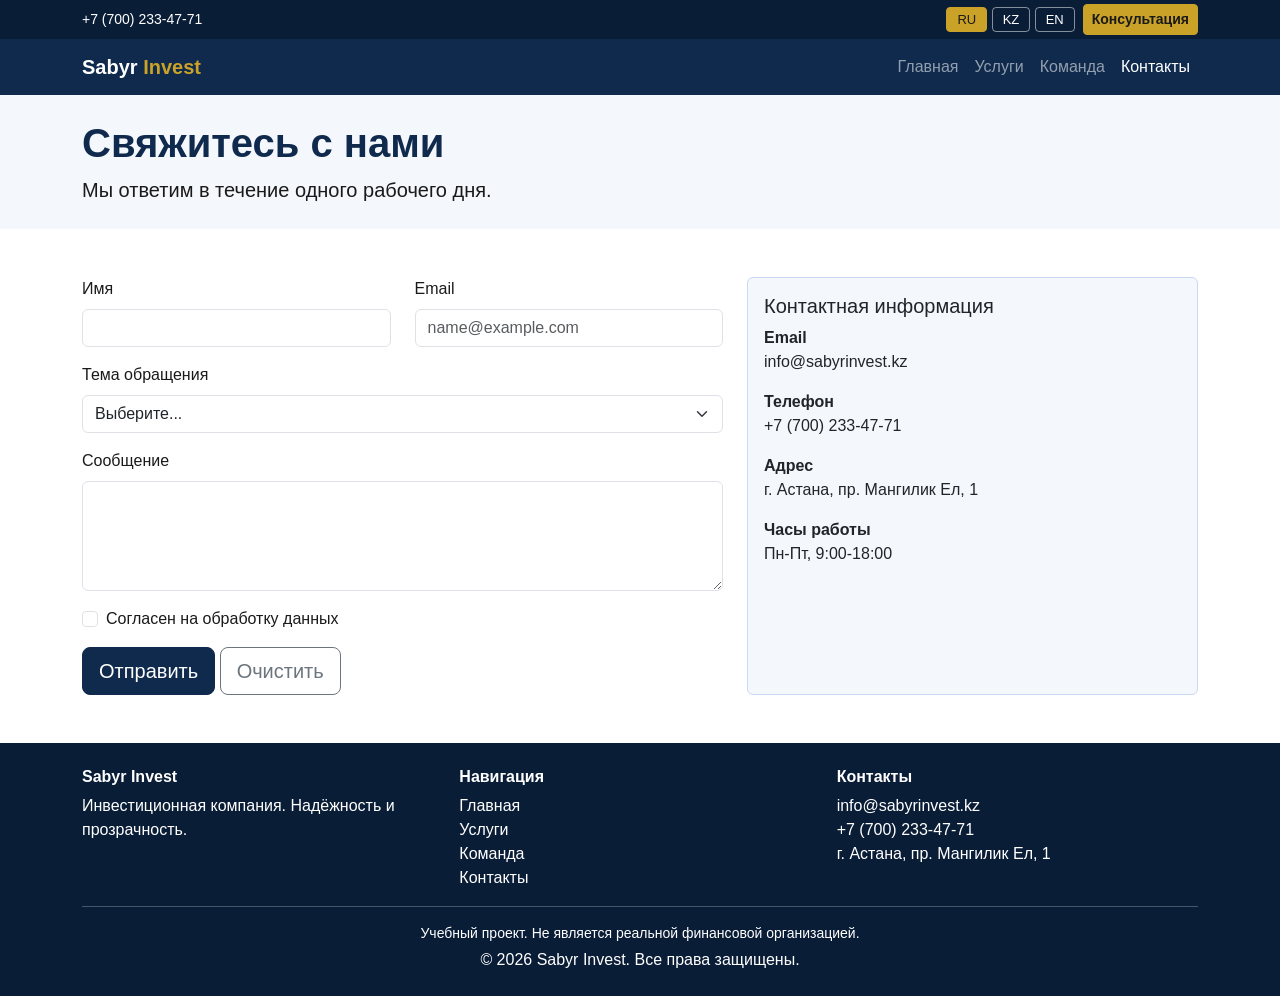
<file: contact.html>
<!DOCTYPE html>
<html lang="ru">
<head>
    <meta charset="UTF-8">
    <meta name="viewport" content="width=device-width, initial-scale=1.0">
    <title data-i18n="title.contact">Sabyr Invest — Контакты</title>
    <link href="https://cdn.jsdelivr.net/npm/bootstrap@5.3.3/dist/css/bootstrap.min.css" rel="stylesheet">
    <link rel="stylesheet" href="style.css">
</head>
<body>
<header>
    <div class="top-bar py-1">
        <div class="container d-flex justify-content-between align-items-center">
            <span class="small">+7 (700) 233-47-71</span>
            <div class="d-flex align-items-center gap-2">
                <div class="lang-switch" role="group" aria-label="Language">
                    <button type="button" class="lang-btn active" data-lang="ru">RU</button>
                    <button type="button" class="lang-btn" data-lang="kk">KZ</button>
                    <button type="button" class="lang-btn" data-lang="en">EN</button>
                </div>
                <a href="contact.html" class="btn btn-sm btn-accent" data-i18n="top.consult">Консультация</a>
            </div>
        </div>
    </div>
    <nav class="navbar navbar-expand-lg navbar-dark site-navbar">
        <div class="container">
            <a class="navbar-brand fw-bold" href="index.html">Sabyr <span class="brand-accent">Invest</span></a>
            <button class="navbar-toggler" type="button" data-bs-toggle="collapse" data-bs-target="#mainNav" aria-controls="mainNav" aria-expanded="false" aria-label="Menu">
                <span class="navbar-toggler-icon"></span>
            </button>
            <div class="collapse navbar-collapse" id="mainNav">
                <ul class="navbar-nav ms-auto">
                    <li class="nav-item"><a class="nav-link" href="index.html" data-i18n="nav.home">Главная</a></li>
                    <li class="nav-item"><a class="nav-link" href="services.html" data-i18n="nav.services">Услуги</a></li>
                    <li class="nav-item"><a class="nav-link" href="team.html" data-i18n="nav.team">Команда</a></li>
                    <li class="nav-item"><a class="nav-link active" aria-current="page" href="contact.html" data-i18n="nav.contact">Контакты</a></li>
                </ul>
            </div>
        </div>
    </nav>
</header>
<main>

<section class="page-header py-4">
    <div class="container">
        <h1 class="section-title" data-i18n="ct.title">Свяжитесь с нами</h1>
        <p class="lead mb-0" data-i18n="ct.lead">Мы ответим в течение одного рабочего дня.</p>
    </div>
</section>

<section class="py-5">
    <div class="container">
        <div class="row g-4">
            <div class="col-12 col-lg-7">
                <form class="needs-validation" novalidate>
                    <div class="row">
                        <div class="col-12 col-md-6 mb-3">
                            <label for="cName" class="form-label" data-i18n="f.name">Имя</label>
                            <input type="text" class="form-control" id="cName" required minlength="2">
                            <div class="invalid-feedback" data-i18n="f.nameE">Введите имя (минимум 2 символа).</div>
                        </div>
                        <div class="col-12 col-md-6 mb-3">
                            <label for="cEmail" class="form-label" data-i18n="f.email">Email</label>
                            <input type="email" class="form-control" id="cEmail" required placeholder="name@example.com">
                            <div class="invalid-feedback" data-i18n="f.emailE">Введите корректный email.</div>
                        </div>
                    </div>
                    <div class="mb-3">
                        <label for="cTopic" class="form-label" data-i18n="f.topic">Тема обращения</label>
                        <select class="form-select" id="cTopic" required>
                            <option value="" data-i18n="f.o0">Выберите...</option>
                            <option data-i18n="f.o1">Брокерское обслуживание</option>
                            <option data-i18n="f.o2">Управление активами</option>
                            <option data-i18n="f.o3">Другое</option>
                        </select>
                        <div class="invalid-feedback" data-i18n="f.topicE">Выберите тему.</div>
                    </div>
                    <div class="mb-3">
                        <label for="cMsg" class="form-label" data-i18n="f.msg">Сообщение</label>
                        <textarea class="form-control" id="cMsg" rows="4" required minlength="10" maxlength="500"></textarea>
                        <div class="invalid-feedback" data-i18n="f.msgE">Напишите сообщение (минимум 10 символов).</div>
                    </div>
                    <div class="form-check mb-3">
                        <input class="form-check-input" type="checkbox" id="cAgree" required>
                        <label class="form-check-label" for="cAgree" data-i18n="f.agree">Согласен на обработку данных</label>
                        <div class="invalid-feedback" data-i18n="f.agreeE">Необходимо согласие.</div>
                    </div>
                    <button type="submit" class="btn btn-primary btn-lg" data-i18n="f.send">Отправить</button>
                    <button type="reset" class="btn btn-outline-secondary btn-lg" data-i18n="f.reset">Очистить</button>
                    <div class="form-success alert alert-success mt-3" role="alert" data-i18n="f.ok">Спасибо! Заявка отправлена, мы скоро свяжемся с вами.</div>
                </form>
            </div>
            <div class="col-12 col-lg-5">
                <div class="card contact-card h-100">
                    <div class="card-body">
                        <h2 class="h5" data-i18n="i.title">Контактная информация</h2>
                        <ul class="list-unstyled mb-0">
                            <li class="mb-3"><strong data-i18n="i.email">Email</strong><br>info@sabyrinvest.kz</li>
                            <li class="mb-3"><strong data-i18n="i.phone">Телефон</strong><br>+7 (700) 233-47-71</li>
                            <li class="mb-3"><strong data-i18n="i.addr">Адрес</strong><br><span data-i18n="ft.addr">г. Астана, пр. Мангилик Ел, 1</span></li>
                            <li><strong data-i18n="i.hours">Часы работы</strong><br><span data-i18n="i.hoursv">Пн-Пт, 9:00-18:00</span></li>
                        </ul>
                    </div>
                </div>
            </div>
        </div>
    </div>
</section>

</main>
<footer class="site-footer py-4">
    <div class="container">
        <div class="row g-3">
            <div class="col-12 col-md-4"><h2 class="h6 fw-bold">Sabyr Invest</h2><p class="mb-0" data-i18n="ft.about">Инвестиционная компания. Надёжность и прозрачность.</p></div>
            <div class="col-6 col-md-4"><h2 class="h6 fw-bold" data-i18n="ft.nav">Навигация</h2>
                <ul class="list-unstyled mb-0">
                    <li><a href="index.html" data-i18n="nav.home">Главная</a></li>
                    <li><a href="services.html" data-i18n="nav.services">Услуги</a></li>
                    <li><a href="team.html" data-i18n="nav.team">Команда</a></li>
                    <li><a href="contact.html" data-i18n="nav.contact">Контакты</a></li>
                </ul>
            </div>
            <div class="col-6 col-md-4"><h2 class="h6 fw-bold" data-i18n="ft.contacts">Контакты</h2><p class="mb-0">info@sabyrinvest.kz<br>+7 (700) 233-47-71<br><span data-i18n="ft.addr">г. Астана, пр. Мангилик Ел, 1</span></p></div>
        </div>
        <hr>
        <p class="text-center small mb-1" data-i18n="ft.note">Учебный проект. Не является реальной финансовой организацией.</p>
        <p class="text-center mb-0">&copy; 2026 Sabyr Invest. <span data-i18n="ft.rights">Все права защищены.</span></p>
    </div>
</footer>
<script src="https://cdn.jsdelivr.net/npm/bootstrap@5.3.3/dist/js/bootstrap.bundle.min.js"></script>
<script src="https://code.jquery.com/jquery-3.7.1.min.js"></script>
<script src="script.js"></script>
</body>
</html>
</file>
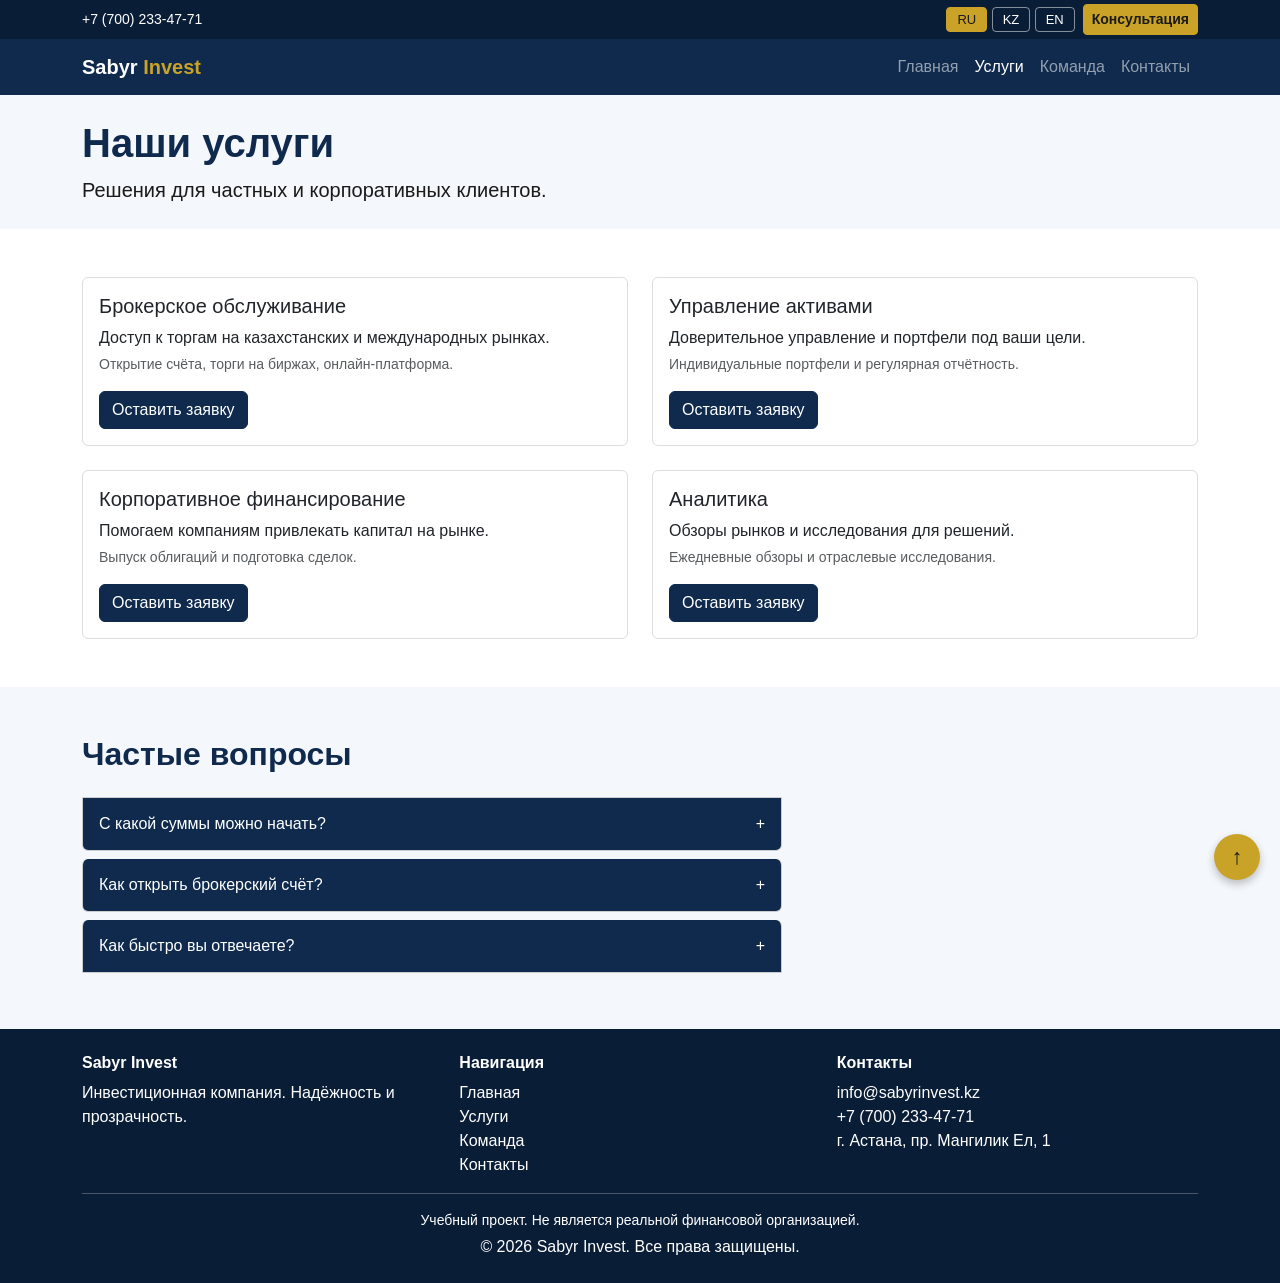
<file: services.html>
<!DOCTYPE html>
<html lang="ru">
<head>
    <meta charset="UTF-8">
    <meta name="viewport" content="width=device-width, initial-scale=1.0">
    <title data-i18n="title.services">Sabyr Invest — Услуги</title>
    <link href="https://cdn.jsdelivr.net/npm/bootstrap@5.3.3/dist/css/bootstrap.min.css" rel="stylesheet">
    <link rel="stylesheet" href="style.css">
</head>
<body>
<header>
    <div class="top-bar py-1">
        <div class="container d-flex justify-content-between align-items-center">
            <span class="small">+7 (700) 233-47-71</span>
            <div class="d-flex align-items-center gap-2">
                <div class="lang-switch" role="group" aria-label="Language">
                    <button type="button" class="lang-btn active" data-lang="ru">RU</button>
                    <button type="button" class="lang-btn" data-lang="kk">KZ</button>
                    <button type="button" class="lang-btn" data-lang="en">EN</button>
                </div>
                <a href="contact.html" class="btn btn-sm btn-accent" data-i18n="top.consult">Консультация</a>
            </div>
        </div>
    </div>
    <nav class="navbar navbar-expand-lg navbar-dark site-navbar">
        <div class="container">
            <a class="navbar-brand fw-bold" href="index.html">Sabyr <span class="brand-accent">Invest</span></a>
            <button class="navbar-toggler" type="button" data-bs-toggle="collapse" data-bs-target="#mainNav" aria-controls="mainNav" aria-expanded="false" aria-label="Menu">
                <span class="navbar-toggler-icon"></span>
            </button>
            <div class="collapse navbar-collapse" id="mainNav">
                <ul class="navbar-nav ms-auto">
                    <li class="nav-item"><a class="nav-link" href="index.html" data-i18n="nav.home">Главная</a></li>
                    <li class="nav-item"><a class="nav-link active" aria-current="page" href="services.html" data-i18n="nav.services">Услуги</a></li>
                    <li class="nav-item"><a class="nav-link" href="team.html" data-i18n="nav.team">Команда</a></li>
                    <li class="nav-item"><a class="nav-link" href="contact.html" data-i18n="nav.contact">Контакты</a></li>
                </ul>
            </div>
        </div>
    </nav>
</header>
<main>

<section class="page-header py-4">
    <div class="container">
        <h1 class="section-title" data-i18n="svc.title">Наши услуги</h1>
        <p class="lead mb-0" data-i18n="svc.lead">Решения для частных и корпоративных клиентов.</p>
    </div>
</section>

<section class="py-5">
    <div class="container">
        <div class="row g-4">
            <div class="col-12 col-md-6"><div class="card h-100 service-card"><div class="card-body d-flex flex-column">
                <h2 class="h5" data-i18n="dir.b.t">Брокерское обслуживание</h2>
                <p class="mb-1" data-i18n="dir.b.p">Доступ к торгам на казахстанских и международных рынках.</p>
                <p class="small text-muted" data-i18n="svc.b.d">Открытие счёта, торги на биржах, онлайн-платформа.</p>
                <a href="contact.html" class="btn btn-primary mt-auto align-self-start" data-i18n="btn.apply">Оставить заявку</a>
            </div></div></div>
            <div class="col-12 col-md-6"><div class="card h-100 service-card"><div class="card-body d-flex flex-column">
                <h2 class="h5" data-i18n="dir.a.t">Управление активами</h2>
                <p class="mb-1" data-i18n="dir.a.p">Доверительное управление и портфели под ваши цели.</p>
                <p class="small text-muted" data-i18n="svc.a.d">Индивидуальные портфели и регулярная отчётность.</p>
                <a href="contact.html" class="btn btn-primary mt-auto align-self-start" data-i18n="btn.apply">Оставить заявку</a>
            </div></div></div>
            <div class="col-12 col-md-6"><div class="card h-100 service-card"><div class="card-body d-flex flex-column">
                <h2 class="h5" data-i18n="dir.c.t">Корпоративное финансирование</h2>
                <p class="mb-1" data-i18n="dir.c.p">Помогаем компаниям привлекать капитал на рынке.</p>
                <p class="small text-muted" data-i18n="svc.c.d">Выпуск облигаций и подготовка сделок.</p>
                <a href="contact.html" class="btn btn-primary mt-auto align-self-start" data-i18n="btn.apply">Оставить заявку</a>
            </div></div></div>
            <div class="col-12 col-md-6"><div class="card h-100 service-card"><div class="card-body d-flex flex-column">
                <h2 class="h5" data-i18n="dir.n.t">Аналитика</h2>
                <p class="mb-1" data-i18n="dir.n.p">Обзоры рынков и исследования для решений.</p>
                <p class="small text-muted" data-i18n="svc.n.d">Ежедневные обзоры и отраслевые исследования.</p>
                <a href="contact.html" class="btn btn-primary mt-auto align-self-start" data-i18n="btn.apply">Оставить заявку</a>
            </div></div></div>
        </div>
    </div>
</section>

<section class="py-5 bg-soft">
    <div class="container">
        <h2 class="section-title mb-4" data-i18n="faq.title">Частые вопросы</h2>
        <div class="accordion-menu">
            <div class="accordion-item">
                <button class="accordion-header" type="button" data-i18n="q1">С какой суммы можно начать?</button>
                <div class="accordion-body"><p data-i18n="a1">Сумма обсуждается индивидуально, консультант подберёт вариант.</p></div>
            </div>
            <div class="accordion-item">
                <button class="accordion-header" type="button" data-i18n="q2">Как открыть брокерский счёт?</button>
                <div class="accordion-body"><p data-i18n="a2">Оставьте заявку на странице «Контакты», и мы объясним шаги.</p></div>
            </div>
            <div class="accordion-item">
                <button class="accordion-header" type="button" data-i18n="q3">Как быстро вы отвечаете?</button>
                <div class="accordion-body"><p data-i18n="a3">В течение одного рабочего дня.</p></div>
            </div>
        </div>
    </div>
</section>

</main>
<footer class="site-footer py-4">
    <div class="container">
        <div class="row g-3">
            <div class="col-12 col-md-4"><h2 class="h6 fw-bold">Sabyr Invest</h2><p class="mb-0" data-i18n="ft.about">Инвестиционная компания. Надёжность и прозрачность.</p></div>
            <div class="col-6 col-md-4"><h2 class="h6 fw-bold" data-i18n="ft.nav">Навигация</h2>
                <ul class="list-unstyled mb-0">
                    <li><a href="index.html" data-i18n="nav.home">Главная</a></li>
                    <li><a href="services.html" data-i18n="nav.services">Услуги</a></li>
                    <li><a href="team.html" data-i18n="nav.team">Команда</a></li>
                    <li><a href="contact.html" data-i18n="nav.contact">Контакты</a></li>
                </ul>
            </div>
            <div class="col-6 col-md-4"><h2 class="h6 fw-bold" data-i18n="ft.contacts">Контакты</h2><p class="mb-0">info@sabyrinvest.kz<br>+7 (700) 233-47-71<br><span data-i18n="ft.addr">г. Астана, пр. Мангилик Ел, 1</span></p></div>
        </div>
        <hr>
        <p class="text-center small mb-1" data-i18n="ft.note">Учебный проект. Не является реальной финансовой организацией.</p>
        <p class="text-center mb-0">&copy; 2026 Sabyr Invest. <span data-i18n="ft.rights">Все права защищены.</span></p>
    </div>
</footer>
<script src="https://cdn.jsdelivr.net/npm/bootstrap@5.3.3/dist/js/bootstrap.bundle.min.js"></script>
<script src="https://code.jquery.com/jquery-3.7.1.min.js"></script>
<script src="script.js"></script>
</body>
</html>
</file>
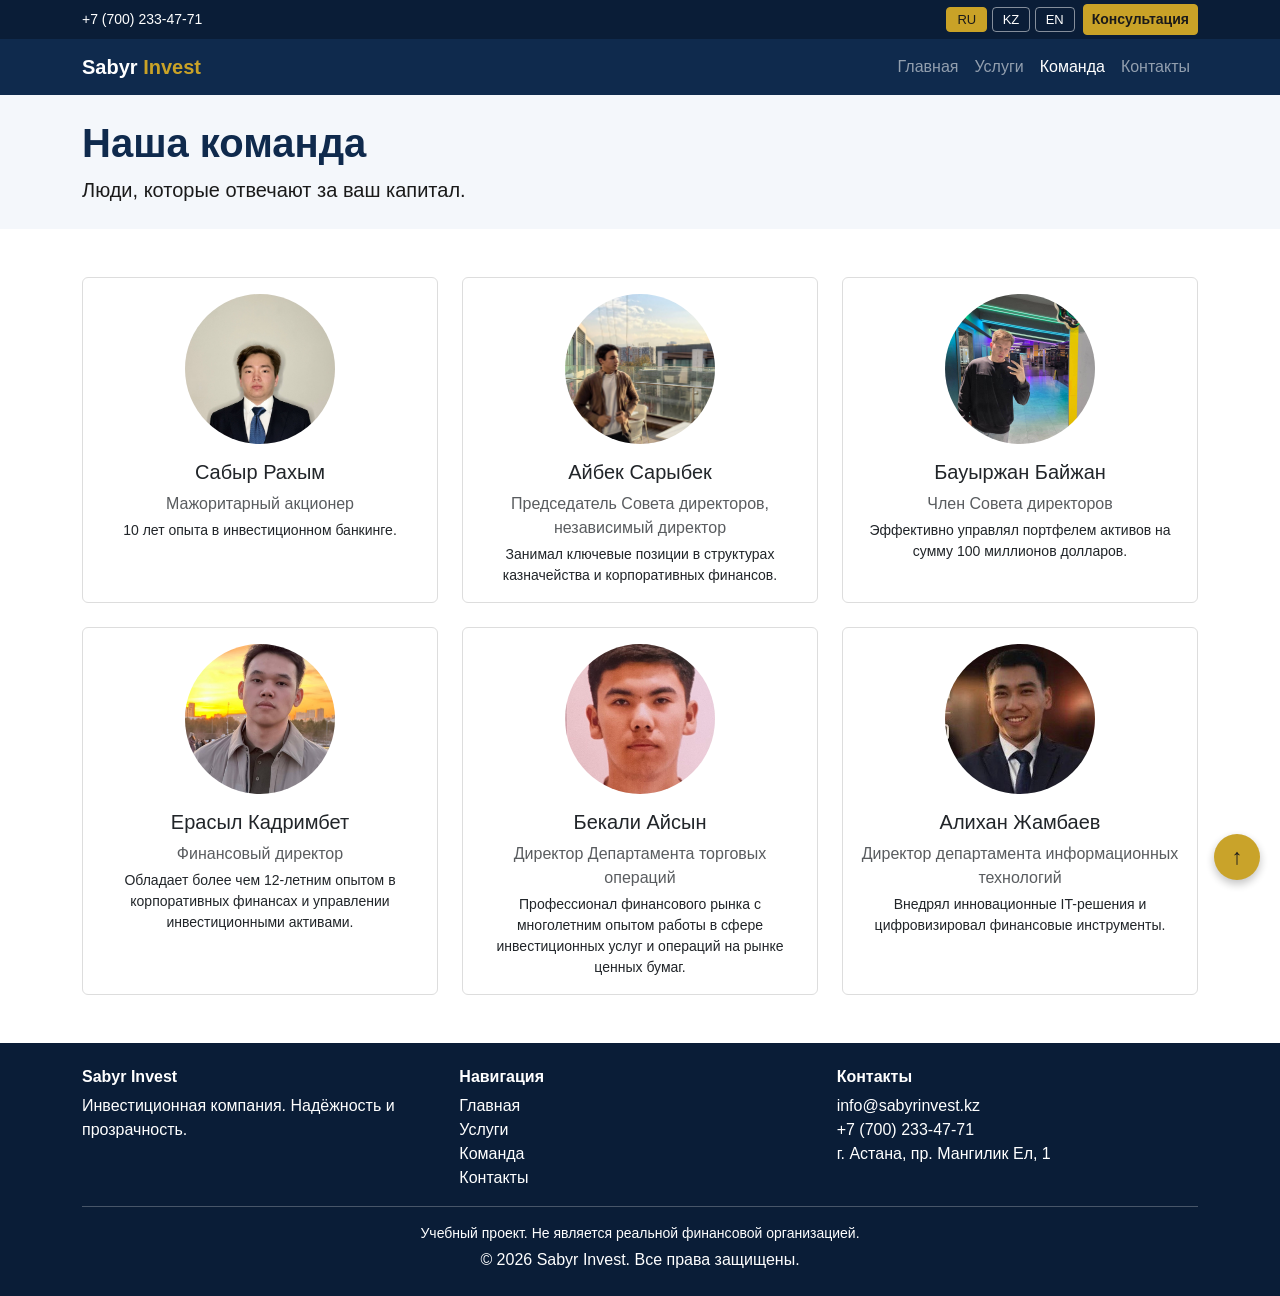
<file: team.html>
<!DOCTYPE html>
<html lang="ru">
<head>
    <meta charset="UTF-8">
    <meta name="viewport" content="width=device-width, initial-scale=1.0">
    <title data-i18n="title.team">Sabyr Invest — Команда</title>
    <link href="https://cdn.jsdelivr.net/npm/bootstrap@5.3.3/dist/css/bootstrap.min.css" rel="stylesheet">
    <link rel="stylesheet" href="style.css">
</head>
<body>
<header>
    <div class="top-bar py-1">
        <div class="container d-flex justify-content-between align-items-center">
            <span class="small">+7 (700) 233-47-71</span>
            <div class="d-flex align-items-center gap-2">
                <div class="lang-switch" role="group" aria-label="Language">
                    <button type="button" class="lang-btn active" data-lang="ru">RU</button>
                    <button type="button" class="lang-btn" data-lang="kk">KZ</button>
                    <button type="button" class="lang-btn" data-lang="en">EN</button>
                </div>
                <a href="contact.html" class="btn btn-sm btn-accent" data-i18n="top.consult">Консультация</a>
            </div>
        </div>
    </div>
    <nav class="navbar navbar-expand-lg navbar-dark site-navbar">
        <div class="container">
            <a class="navbar-brand fw-bold" href="index.html">Sabyr <span class="brand-accent">Invest</span></a>
            <button class="navbar-toggler" type="button" data-bs-toggle="collapse" data-bs-target="#mainNav" aria-controls="mainNav" aria-expanded="false" aria-label="Menu">
                <span class="navbar-toggler-icon"></span>
            </button>
            <div class="collapse navbar-collapse" id="mainNav">
                <ul class="navbar-nav ms-auto">
                    <li class="nav-item"><a class="nav-link" href="index.html" data-i18n="nav.home">Главная</a></li>
                    <li class="nav-item"><a class="nav-link" href="services.html" data-i18n="nav.services">Услуги</a></li>
                    <li class="nav-item"><a class="nav-link active" aria-current="page" href="team.html" data-i18n="nav.team">Команда</a></li>
                    <li class="nav-item"><a class="nav-link" href="contact.html" data-i18n="nav.contact">Контакты</a></li>
                </ul>
            </div>
        </div>
    </nav>
</header>
<main>

<section class="page-header py-4">
    <div class="container">
        <h1 class="section-title" data-i18n="team.title">Наша команда</h1>
        <p class="lead mb-0" data-i18n="team.lead">Люди, которые отвечают за ваш капитал.</p>
    </div>
</section>

<section class="py-5">
    <div class="container">
        <div class="row g-4" id="teamList"></div>
    </div>
</section>

</main>
<footer class="site-footer py-4">
    <div class="container">
        <div class="row g-3">
            <div class="col-12 col-md-4"><h2 class="h6 fw-bold">Sabyr Invest</h2><p class="mb-0" data-i18n="ft.about">Инвестиционная компания. Надёжность и прозрачность.</p></div>
            <div class="col-6 col-md-4"><h2 class="h6 fw-bold" data-i18n="ft.nav">Навигация</h2>
                <ul class="list-unstyled mb-0">
                    <li><a href="index.html" data-i18n="nav.home">Главная</a></li>
                    <li><a href="services.html" data-i18n="nav.services">Услуги</a></li>
                    <li><a href="team.html" data-i18n="nav.team">Команда</a></li>
                    <li><a href="contact.html" data-i18n="nav.contact">Контакты</a></li>
                </ul>
            </div>
            <div class="col-6 col-md-4"><h2 class="h6 fw-bold" data-i18n="ft.contacts">Контакты</h2><p class="mb-0">info@sabyrinvest.kz<br>+7 (700) 233-47-71<br><span data-i18n="ft.addr">г. Астана, пр. Мангилик Ел, 1</span></p></div>
        </div>
        <hr>
        <p class="text-center small mb-1" data-i18n="ft.note">Учебный проект. Не является реальной финансовой организацией.</p>
        <p class="text-center mb-0">&copy; 2026 Sabyr Invest. <span data-i18n="ft.rights">Все права защищены.</span></p>
    </div>
</footer>
<script src="https://cdn.jsdelivr.net/npm/bootstrap@5.3.3/dist/js/bootstrap.bundle.min.js"></script>
<script src="https://code.jquery.com/jquery-3.7.1.min.js"></script>
<script src="script.js"></script>
</body>
</html>
</file>
<file: style.css>
/* =========================================
   Sabyr Invest: общий стиль сайта
   ========================================= */

/* ---------- Цвета сайта (CSS-переменные) ---------- */
:root {
    --navy: #0f2a4d;
    --navy-dark: #0a1d37;
    --accent: #c9a227;
    --accent-dark: #a8851c;
    --light: #f4f7fb;
}

/* ---------- Основа ---------- */
body {
    font-family: Arial, Helvetica, sans-serif;
    color: #1a1a1a;
}

.section-title {
    color: var(--navy);
    font-weight: 700;
}

.bg-soft,
.page-header {
    background-color: var(--light);
}

/* ---------- Верхняя полоса и язык ---------- */
.top-bar {
    background-color: var(--navy-dark);
    color: #ffffff;
}

.lang-btn {
    background: transparent;
    border: 1px solid rgba(255, 255, 255, 0.5);
    color: #ffffff;
    padding: 2px 10px;
    border-radius: 4px;
    font-size: 13px;
    cursor: pointer;
}

.lang-btn:hover,
.lang-btn.active {
    background-color: var(--accent);
    border-color: var(--accent);
    color: #1a1a1a;
}

/* ---------- Навигация ---------- */
.site-navbar {
    background-color: var(--navy);
}

.brand-accent {
    color: var(--accent);
}

/* ---------- Кнопки ---------- */
.btn-accent {
    background-color: var(--accent);
    border-color: var(--accent);
    color: #1a1a1a;
    font-weight: 600;
}

.btn-accent:hover {
    background-color: var(--accent-dark);
    border-color: var(--accent-dark);
    color: #ffffff;
}

/* Перекрашиваем основную кнопку Bootstrap в цвет сайта */
.btn-primary {
    --bs-btn-bg: var(--navy);
    --bs-btn-border-color: var(--navy);
    --bs-btn-hover-bg: var(--navy-dark);
    --bs-btn-hover-border-color: var(--navy-dark);
    --bs-btn-active-bg: var(--navy-dark);
    --bs-btn-active-border-color: var(--navy-dark);
}

/* ---------- Карусель ---------- */
.carousel-item img {
    height: 420px;
    object-fit: cover;
}

.carousel-caption {
    background-color: rgba(10, 29, 55, 0.78);
    border-radius: 8px;
    padding: 14px 18px;
}

/* ---------- Блок с цифрами ---------- */
.stats {
    background-color: var(--navy);
    color: #ffffff;
}

.stat-number {
    font-size: 40px;
    font-weight: 700;
    color: var(--accent);
}

/* ---------- Карточки (услуги и команда) ---------- */
.service-card,
.team-card {
    border: 1px solid #dddddd;
    transition: transform 0.2s, box-shadow 0.2s;
}

.service-card:hover,
.team-card:hover {
    transform: translateY(-5px);
    box-shadow: 0 8px 16px rgba(0, 0, 0, 0.15);
}

.service-icon {
    font-size: 36px;
}

.team-card img {
    width: 150px;
    height: 150px;
    object-fit: cover;
}

/* ---------- Контакты и формы ---------- */
.contact-card {
    background-color: var(--light);
    border: 1px solid #c9d8f5;
}

/* Сообщение об успехе скрыто, пока форма не отправлена */
.form-success {
    display: none;
}

/* ---------- Аккордеон (страница «Услуги») ---------- */
.accordion-menu {
    max-width: 700px;
}

.accordion-item {
    border: 1px solid #cccccc;
    margin-bottom: 8px;
    border-radius: 6px;
    overflow: hidden;
}

.accordion-header {
    width: 100%;
    padding: 14px 16px;
    background-color: var(--navy);
    color: #ffffff;
    border: none;
    text-align: left;
    cursor: pointer;
    display: flex;
    justify-content: space-between;
}

.accordion-header::after {
    content: "+";
}

.accordion-header.open::after {
    content: "−";
}

/* Ответы свёрнуты при загрузке страницы */
.accordion-body {
    display: none;
    padding: 0 16px;
    background-color: #ffffff;
}

/* ---------- Подвал ---------- */
.site-footer {
    background-color: var(--navy-dark);
    color: #ffffff;
}

.site-footer a {
    color: #ffffff;
    text-decoration: none;
}

.site-footer a:hover {
    text-decoration: underline;
}

/* ---------- Кнопка «Наверх» ---------- */
#backToTop {
    position: fixed;
    right: 20px;
    bottom: 20px;
    display: none;
    width: 46px;
    height: 46px;
    border: none;
    border-radius: 50%;
    background-color: var(--accent);
    color: #1a1a1a;
    font-size: 22px;
    line-height: 1;
    cursor: pointer;
    box-shadow: 0 4px 10px rgba(0, 0, 0, 0.25);
    z-index: 1000;
}

/* ---------- Доступность: видимый фокус с клавиатуры ---------- */
a:focus-visible,
button:focus-visible,
input:focus-visible,
select:focus-visible,
textarea:focus-visible {
    outline: 3px solid var(--accent);
    outline-offset: 2px;
}

/* ---------- Адаптивность: телефон ---------- */
@media (max-width: 600px) {
    .carousel-item img {
        height: 260px;
    }

    .stat-number {
        font-size: 30px;
    }
}
</file>
